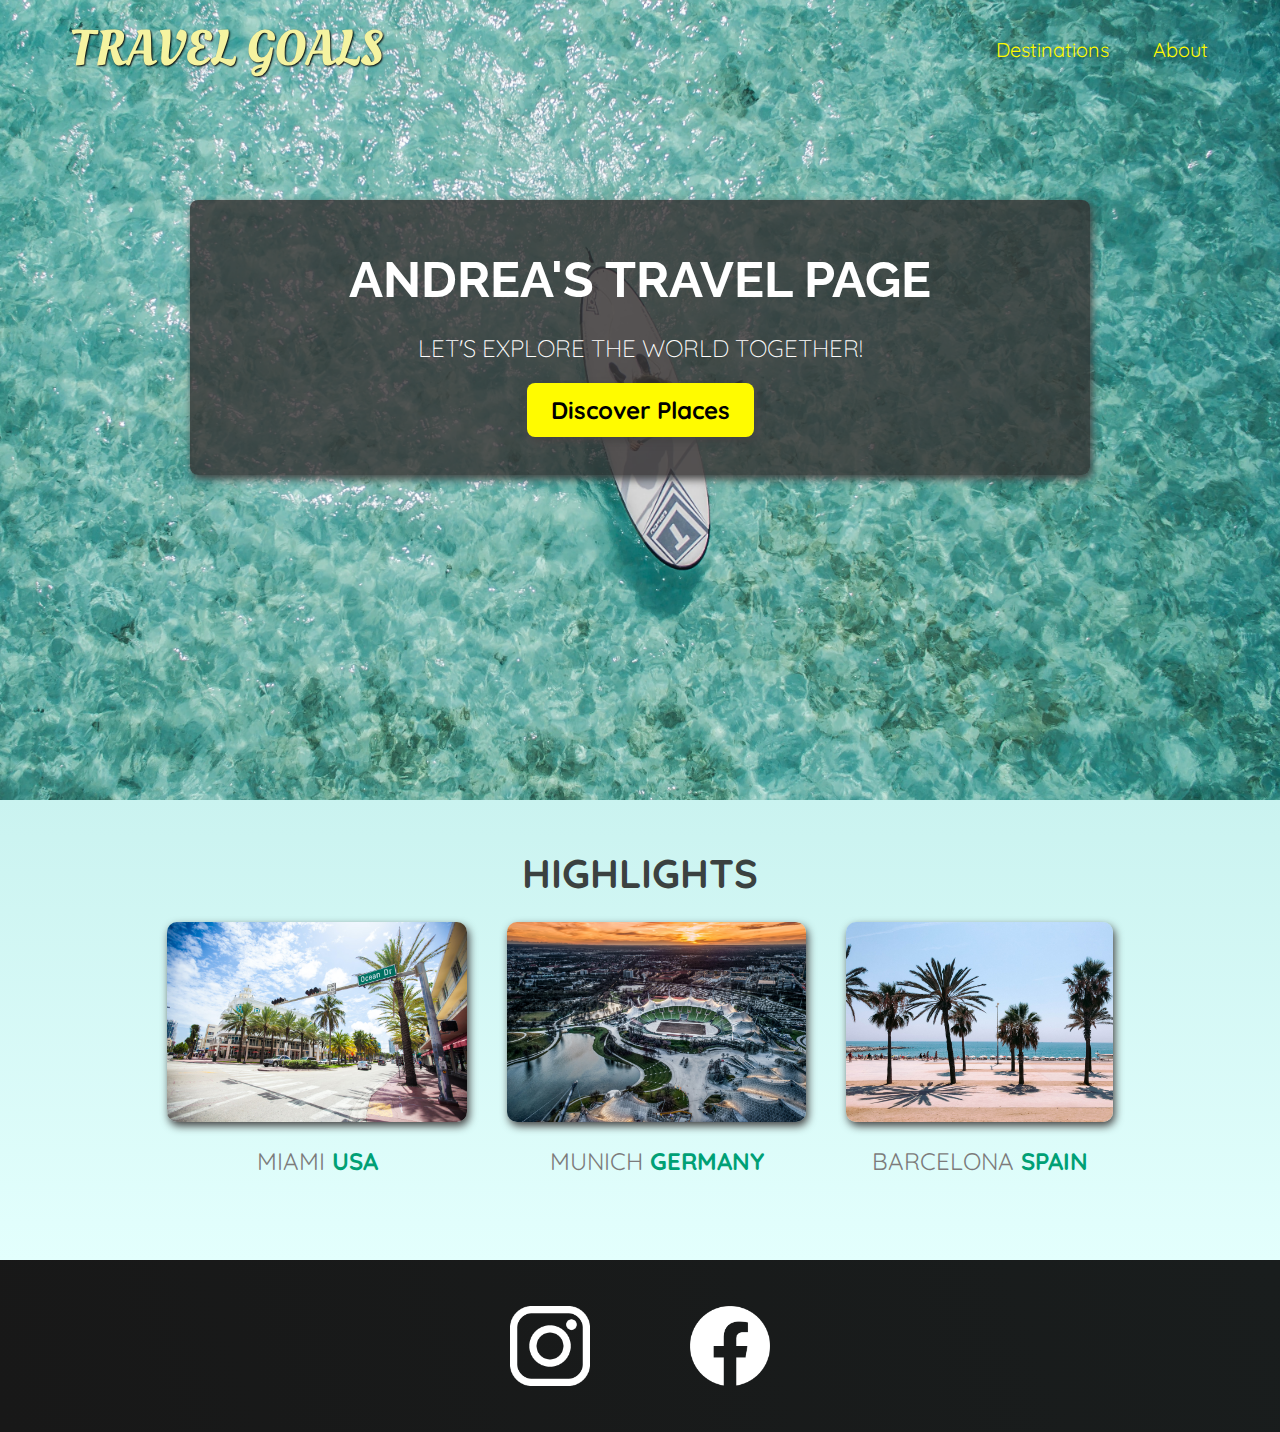
<file: travel-goals/index.html>
<!DOCTYPE html>
<html lang="en">

<head>
    <meta charset="UTF-8">
    <link
        href="https://fonts.googleapis.com/css2?family=Raleway:wght@700&family=Oleo+Script:wght@700&family=Quicksand:wght@300;500;700&display=swap"
        rel="stylesheet">
    <link rel="stylesheet" href="/travel-goals/shared.css">
    <link rel="stylesheet" href="/travel-goals/styles.css">
    <title>Travel Goals</title>
</head>

<body>
    <header>
        <div id="page-logo">
            <a href="/travel-goals/index.html">Travel Goals</a>
        </div>
        <nav>
            <ul>
                <li><a href="/travel-goals/places.html">Destinations</a></li>
                <li><a href="">About</a></li>
            </ul>
        </nav>
    </header>
    <main>
        <section id="hero">
            <div id="hero-content">
                <h1>Andrea's Travel Page</h1>
                <p>Let's explore the world together!</p>
                <a href="/travel-goals/places.html">Discover Places</a>
            </div>
        </section>
        <section id="highlights">
            <h2>Highlights</h2>
            <ul id="destinations">
                <li class="destination">
                    <img src="/travel-goals/images/cities/miami.jpg" alt="miami streets on sunny day">
                    <p>Miami <strong>USA</strong></p>
                </li>
                <li class="destination">
                    <img src="/travel-goals/images/cities/munich.jpg" alt="Munich football stadium in winter">
                    <p>Munich <strong>GERMANY</strong></p>
                </li>
                <li class="destination">
                    <img src="/travel-goals/images/cities/barcelona.jpg" alt="Barcelona beach">
                    <p>Barcelona <strong>SPAIN</strong></p>
                </li>
            </ul>
        </section>
    </main>
    <footer>
        <ul>
            <li>
                <a href="https://www.instagram.com">
                <img src="/travel-goals/icons/insta.png" alt="Instagram logo"></a>
            </li>
            <li>
                <a href="https://www.facebook.com">
                <img src="/travel-goals/icons/facebook.png" alt="Facebook logo"></a>
            </li>
        </ul>
    </footer>
</body>

</html>
</file>
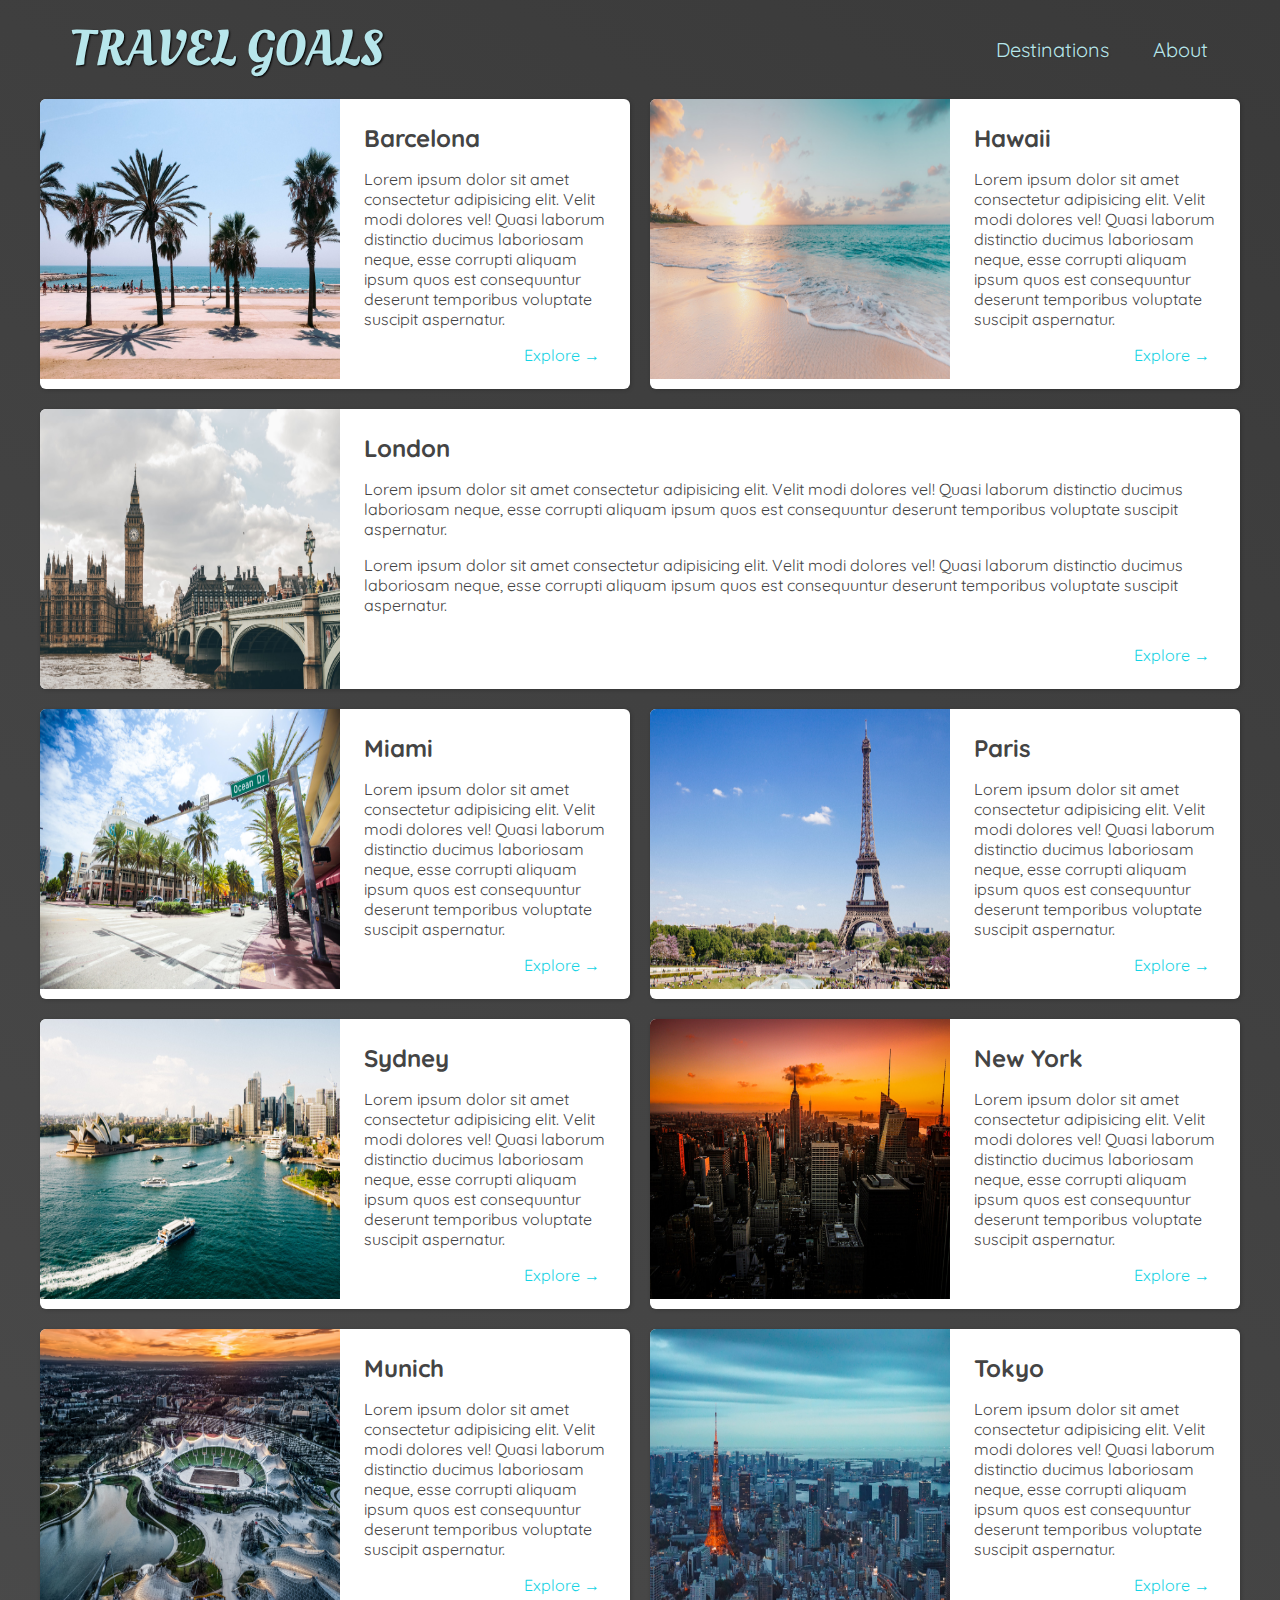
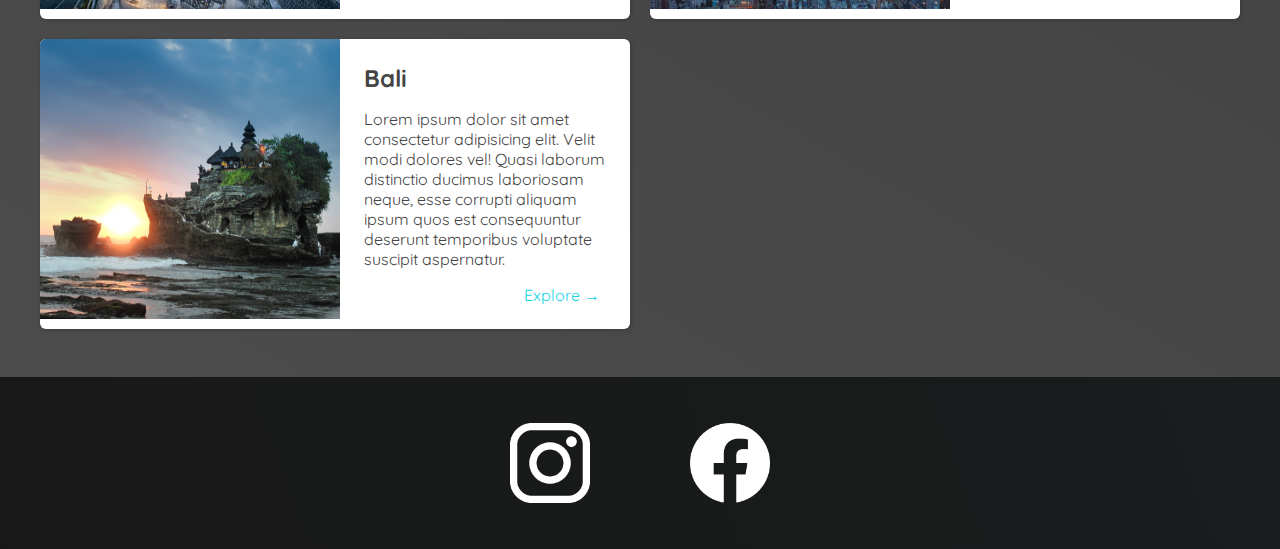
<file: travel-goals/places.html>
<!DOCTYPE html>
<html lang="en">

<head>
    <meta charset="UTF-8">
    <link
        href="https://fonts.googleapis.com/css2?family=Raleway:wght@700&family=Oleo+Script:wght@700&family=Quicksand:wght@300;500;700&display=swap"
        rel="stylesheet">
    <link rel="stylesheet" href="/travel-goals/shared.css">
    <link rel="stylesheet" href="/travel-goals/places.css">
    <title>Travel Goals</title>
</head>
<body>
    <header>
        <div id="page-logo">
            <a href="/travel-goals/index.html">Travel Goals</a>
        </div>
        <nav>
            <ul>
                <li><a href="/travel-goals/places.html">Destinations</a></li>
                <li><a href="">About</a></li>
            </ul>
        </nav>
    </header>
    <main>
        <ul>
            <li>
                <img src="/travel-goals/images/cities/barcelona.jpg" alt="City of Barcelona">
                <div class="item-content">
                    <div>
                        <h2>Barcelona</h2>
                        <p>Lorem ipsum dolor sit amet consectetur adipisicing elit. Velit modi dolores vel! Quasi laborum distinctio ducimus laboriosam neque, esse corrupti aliquam ipsum quos est consequuntur deserunt temporibus voluptate suscipit aspernatur.</p>
                    </div>
                    <div class="actions">
                        <a href="https://en.wikipedia.org/wiki/Barcelona">Explore &#x2192</a>
                    </div>
                </div>
            </li>
             <li>
                <img src="/travel-goals/images/cities/hawaii.jpg" alt="City of hawaii">
                <div class="item-content">
                    <div>
                        <h2>Hawaii</h2>
                        <p>Lorem ipsum dolor sit amet consectetur adipisicing elit. Velit modi dolores vel! Quasi laborum distinctio ducimus laboriosam neque, esse corrupti aliquam ipsum quos est consequuntur deserunt temporibus voluptate suscipit aspernatur.</p>
                    </div>
                    <div class="actions">
                        <a href="https://en.wikipedia.org/wiki/Barcelona">Explore &#x2192</a>
                    </div>
                </div>
            </li>
            <li>
                <img src="/travel-goals/images/cities/london.jpg" alt="City of London">
                <div class="item-content">
                    <div>
                        <h2>London</h2>
                        <p>Lorem ipsum dolor sit amet consectetur adipisicing elit. Velit modi dolores vel! Quasi laborum distinctio ducimus laboriosam neque, esse corrupti aliquam ipsum quos est consequuntur deserunt temporibus voluptate suscipit aspernatur.</p>
                        <p>Lorem ipsum dolor sit amet consectetur adipisicing elit. Velit modi dolores vel! Quasi laborum distinctio ducimus laboriosam neque, esse corrupti aliquam ipsum quos est consequuntur deserunt temporibus voluptate suscipit aspernatur.</p>
                    </div>
                    <div class="actions">
                        <a href="https://en.wikipedia.org/wiki/Barcelona">Explore &#x2192</a>
                    </div>
                </div>
            </li>
          <li>
                <img src="/travel-goals/images/cities/miami.jpg" alt="City of Miami">
                <div class="item-content">
                    <div>
                        <h2>Miami</h2>
                        <p>Lorem ipsum dolor sit amet consectetur adipisicing elit. Velit modi dolores vel! Quasi laborum distinctio ducimus laboriosam neque, esse corrupti aliquam ipsum quos est consequuntur deserunt temporibus voluptate suscipit aspernatur.</p>
                    </div>
                    <div class="actions">
                        <a href="https://en.wikipedia.org/wiki/Barcelona">Explore &#x2192</a>
                    </div>
                </div>
            </li>
            <li>
                <img src="/travel-goals/images/cities/paris.jpg" alt="City of Paris">
                <div class="item-content">
                    <div>
                        <h2>Paris</h2>
                        <p>Lorem ipsum dolor sit amet consectetur adipisicing elit. Velit modi dolores vel! Quasi laborum distinctio ducimus laboriosam neque, esse corrupti aliquam ipsum quos est consequuntur deserunt temporibus voluptate suscipit aspernatur.</p>
                    </div>
                    <div class="actions">
                        <a href="https://en.wikipedia.org/wiki/Barcelona">Explore &#x2192</a>
                    </div>
                </div>
            </li>
            <li>
                <img src="/travel-goals/images/cities/sydney.jpg" alt="City of Sydney">
                <div class="item-content">
                    <div>
                        <h2>Sydney</h2>
                        <p>Lorem ipsum dolor sit amet consectetur adipisicing elit. Velit modi dolores vel! Quasi laborum distinctio ducimus laboriosam neque, esse corrupti aliquam ipsum quos est consequuntur deserunt temporibus voluptate suscipit aspernatur.</p>
                    </div>
                    <div class="actions">
                        <a href="https://en.wikipedia.org/wiki/Barcelona">Explore &#x2192</a>
                    </div>
                </div>
            </li>
            <li>
                <img src="/travel-goals/images/cities/new-york-city.jpg" alt="City of New york">
                <div class="item-content">
                    <div>
                        <h2>New York</h2>
                        <p>Lorem ipsum dolor sit amet consectetur adipisicing elit. Velit modi dolores vel! Quasi laborum distinctio ducimus laboriosam neque, esse corrupti aliquam ipsum quos est consequuntur deserunt temporibus voluptate suscipit aspernatur.</p>
                    </div>
                    <div class="actions">
                        <a href="https://en.wikipedia.org/wiki/Barcelona">Explore &#x2192</a>
                    </div>
                </div>
            </li>
            <li>
                <img src="/travel-goals/images/cities/munich.jpg" alt="City of Munich">
                <div class="item-content">
                    <div>
                        <h2>Munich</h2>
                        <p>Lorem ipsum dolor sit amet consectetur adipisicing elit. Velit modi dolores vel! Quasi laborum distinctio ducimus laboriosam neque, esse corrupti aliquam ipsum quos est consequuntur deserunt temporibus voluptate suscipit aspernatur.</p>
                    </div>
                    <div class="actions">
                        <a href="https://en.wikipedia.org/wiki/Barcelona">Explore &#x2192</a>
                    </div>
                </div>
            </li>
            <li>
                <img src="/travel-goals/images/cities/tokyo.jpg" alt="City of Tokyo">
                <div class="item-content">
                    <div>
                        <h2>Tokyo</h2>
                        <p>Lorem ipsum dolor sit amet consectetur adipisicing elit. Velit modi dolores vel! Quasi laborum distinctio ducimus laboriosam neque, esse corrupti aliquam ipsum quos est consequuntur deserunt temporibus voluptate suscipit aspernatur.</p>
                    </div>
                    <div class="actions">
                        <a href="https://en.wikipedia.org/wiki/Barcelona">Explore &#x2192</a>
                    </div>
                </div>
            </li>
            <li>
                <img src="/travel-goals/images/cities/bali.jpg" alt="City of Bali">
                <div class="item-content">
                    <div>
                        <h2>Bali</h2>
                        <p>Lorem ipsum dolor sit amet consectetur adipisicing elit. Velit modi dolores vel! Quasi laborum distinctio ducimus laboriosam neque, esse corrupti aliquam ipsum quos est consequuntur deserunt temporibus voluptate suscipit aspernatur.</p>
                    </div>
                    <div class="actions">
                        <a href="https://en.wikipedia.org/wiki/Barcelona">Explore &#x2192</a>
                    </div>
                </div>
            </li> 
        </ul>
    </main>
    <footer>
        <ul>
            <li>
                <a href="https://www.instagram.com">
                <img src="/travel-goals/icons/insta.png" alt="Instagram logo"></a>
            </li>
            <li>
                <a href="https://www.facebook.com">
                <img src="/travel-goals/icons/facebook.png" alt="Facebook logo"></a>
            </li>
        </ul>
    </footer>
</body>
</html>
</file>
<file: travel-goals/shared.css>
body {
    font-family:"Quicksand", sans-serif;
    margin: 0;
}

ul {
    list-style: none;
    margin: 0;
    padding: 0;
}

header {
    display: flex;
    justify-content: space-between;
    align-items: center;
    padding: 15px 60px ;
    position: absolute;
    width: 100%;
    top: 0;
    left: 0;
    box-sizing: border-box;
}


#page-logo a{
    padding: 10px;
    font-family: "Oleo Script", sans-serif;
    color: rgb(245, 243, 160);
    font-size: 50px;
    text-decoration: none; 
    text-transform: uppercase;
    text-shadow: 1px 1px 2px rgb(0, 0, 0);
}

header ul {
    display: flex;
}

header li {
    margin-left: 20px;
}


header a {
    color: rgb(255, 251, 0);
    text-decoration: none;
    font-size: 20px;
    padding: 12px;
    text-shadow: 1px 1px 2px rgba(0, 0, 0, 0.2);
    border-radius: 6px;
}

header nav a:hover {
    color: rgb(77,77,77);
    background-color: rgb(255, 251, 0);

}

footer {
    background: linear-gradient(70deg, rgb(24,24,24), rgb(25,29,29));
    padding: 36px 0;
}

footer ul {
    display: flex;
    justify-content: center;
    /* padding: 40px; */
}

footer li {
    width: 80px;
    height: 80px;
    margin: 10px 50px;
}

footer img {
    width: 100%;
    height: 100%;
}
</file>
<file: travel-goals/styles.css>
#hero {
    height: 800px;
    background-image:url("/travel-goals/images/ocean.jpg");
    background-position: center;
    background-size: cover;
}

#hero-content {
    width: 900px;
    background-color: rgb(51, 47, 47, 0.8);
    box-shadow: 2px 4px 8px rgb(68, 67, 67);
    border-radius: 8px;
    text-align: center;
    padding: 50px 0;
    margin: 0 auto;
    position: relative;
    top: 200px;
}

#hero-content h1 {
    color: white;
    text-transform: uppercase;
    font-size: 50px;
    font-family: "Raleway", sans-serif;
    margin: 0;
}

#hero-content p {
    color: white;
    text-transform: uppercase;
    font-size: 24px;
    font-weight: 300;
    margin-bottom: 32px;
}

#hero-content a {
    text-decoration: none;
    background-color: rgb(255, 251, 0);
    padding: 12px 24px;
    color: black;
    font-size: 24px;
    font-weight: bold;
    border-radius: 8px;
    box-shadow: 2px 4px 8px rgb(68, 67, 67);
}

#hero-content a:hover {
    background-color:rgb(255, 238, 0);
}

#highlights {
    padding: 24px;
    background: linear-gradient(0deg, rgb(227,255, 253), rgb(202,243, 240));
}

#highlights h2 {
    text-transform: uppercase;
    text-align: center;
    font-size: 40px;
    color: rgb(59, 65, 64);
    margin: 24px 0;
}

#destinations {
    display: flex;
    width: 90%;
    margin: auto;
    margin-bottom: 40px;   
    justify-content: center;
}

.destination {
    margin: 0 20px;
}

.destination p{
    text-align: center;
    text-transform: uppercase;
    font-size: 24px;
    color: rgb(124, 123, 123);
    margin: 20px 0;
}

.destination strong {
    color: rgb(0, 160, 117);
}

.destination img{
    height: 200px;
    width: 100%;
    box-shadow: 2px 4px 8px rgb(68, 67, 67);
    border-radius: 10px;
    object-fit: fill;
}
</file>
<file: travel-goals/places.css>
body {
    background: linear-gradient(30deg, rgb(77,77,77), rgb(58,58,58));  
    color: rgb(68, 68, 68); 
}

#page-logo a {
    color: rgb(183, 230, 235);
}

header {
    position: static;
}

header a{
    color: rgb(183, 230, 235);
}

header nav a:hover {
    background-color: rgb(183, 230, 235);
    color: rgb(59, 59, 59);
}
main ul {
    width: 1200px;
    margin: 0 auto 48px auto;
    display: grid;
    grid-template-columns: 1fr 1fr;
    gap: 20px 20px;
}

li:nth-of-type(3){
    grid-column: 1 / span 2;
}


main li {
    display: flex;
    background-color: white;
    box-shadow: 1px 1px 4px rgba(0, 0, 0, 0.2);
    border-radius: 6px;
    overflow: hidden;
}



main li img{
    width: 300px;
    height: 280px;
 
}

.item-content {
    padding: 24px;
    display: flex;
    flex-direction: column;
    justify-content: space-between;
} 

.item-content h2 {
    margin: 0;
}

.actions {
    text-align: right;
}

.actions a {
    text-decoration: none;
    padding: 6px;
    color: rgb(22, 211, 228);    
}

.actions a:hover {
    background-color: rgb(235, 253, 255);
}
</file>
